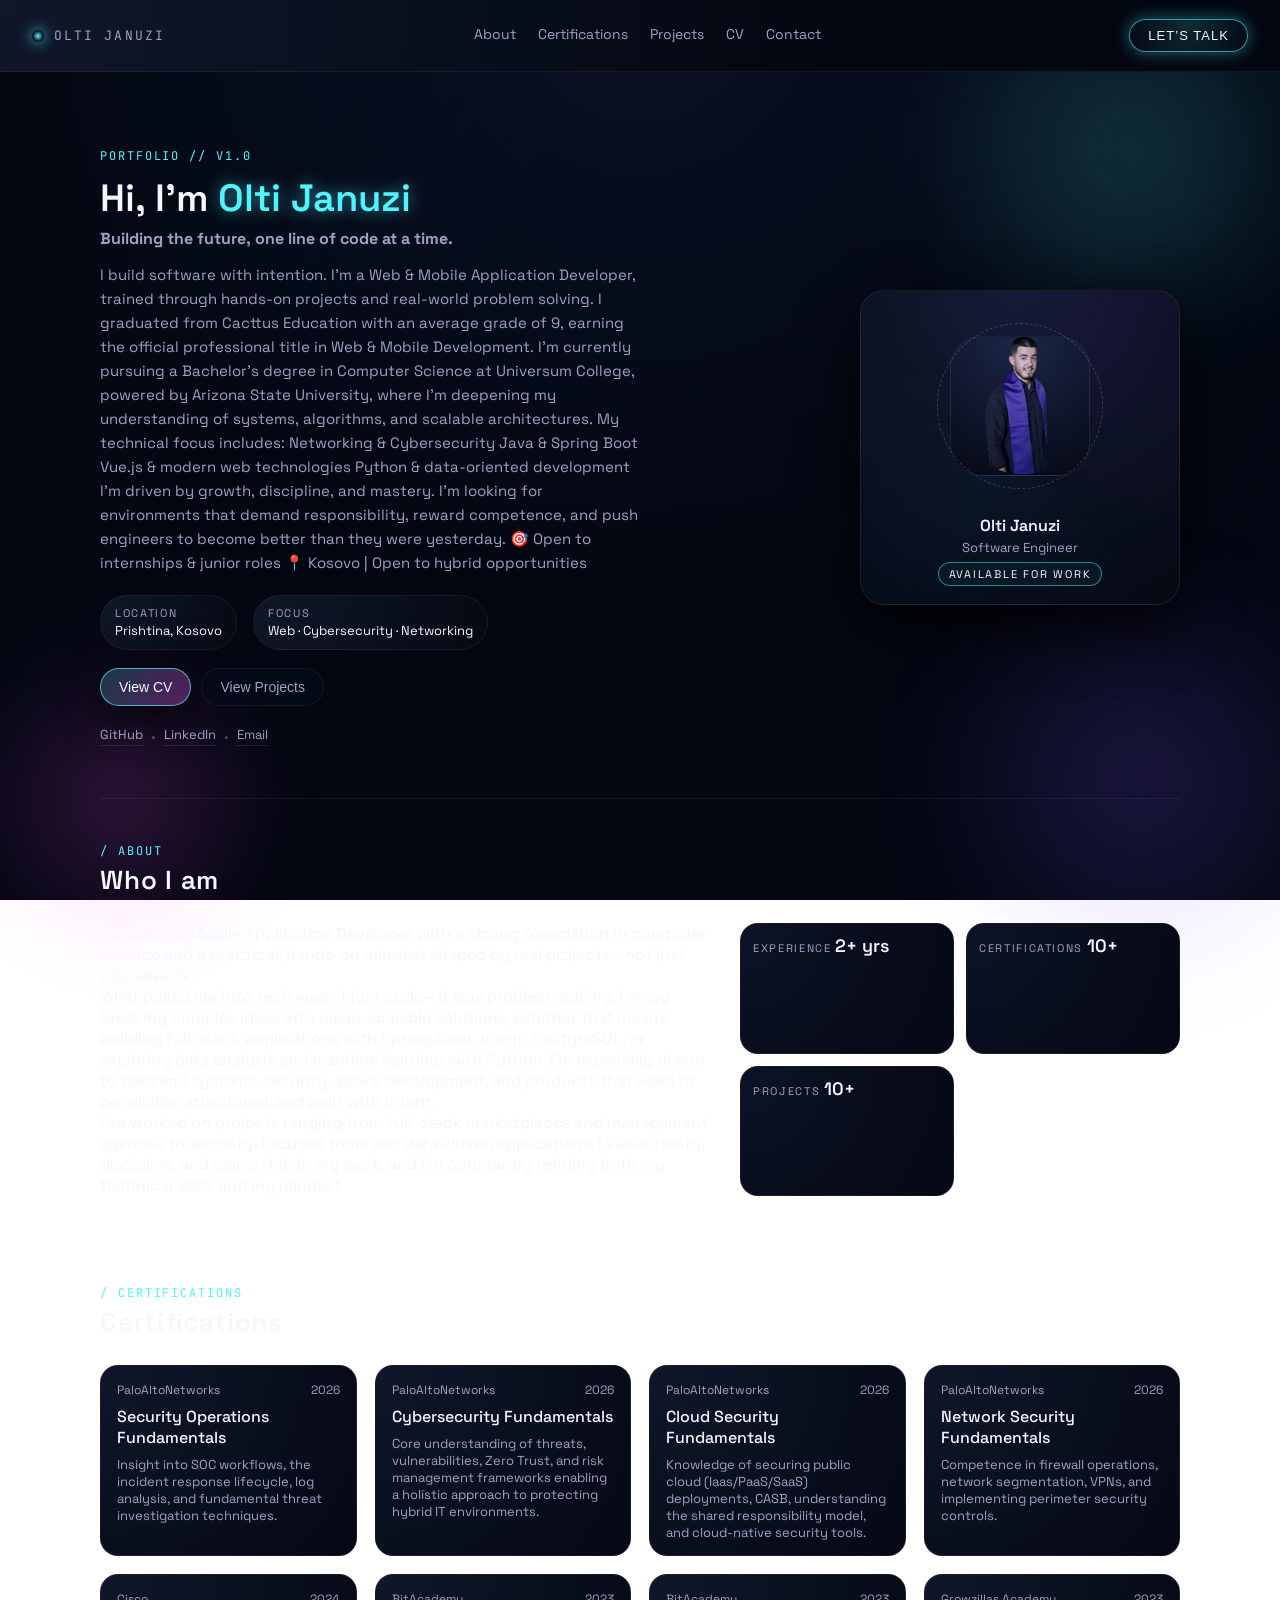
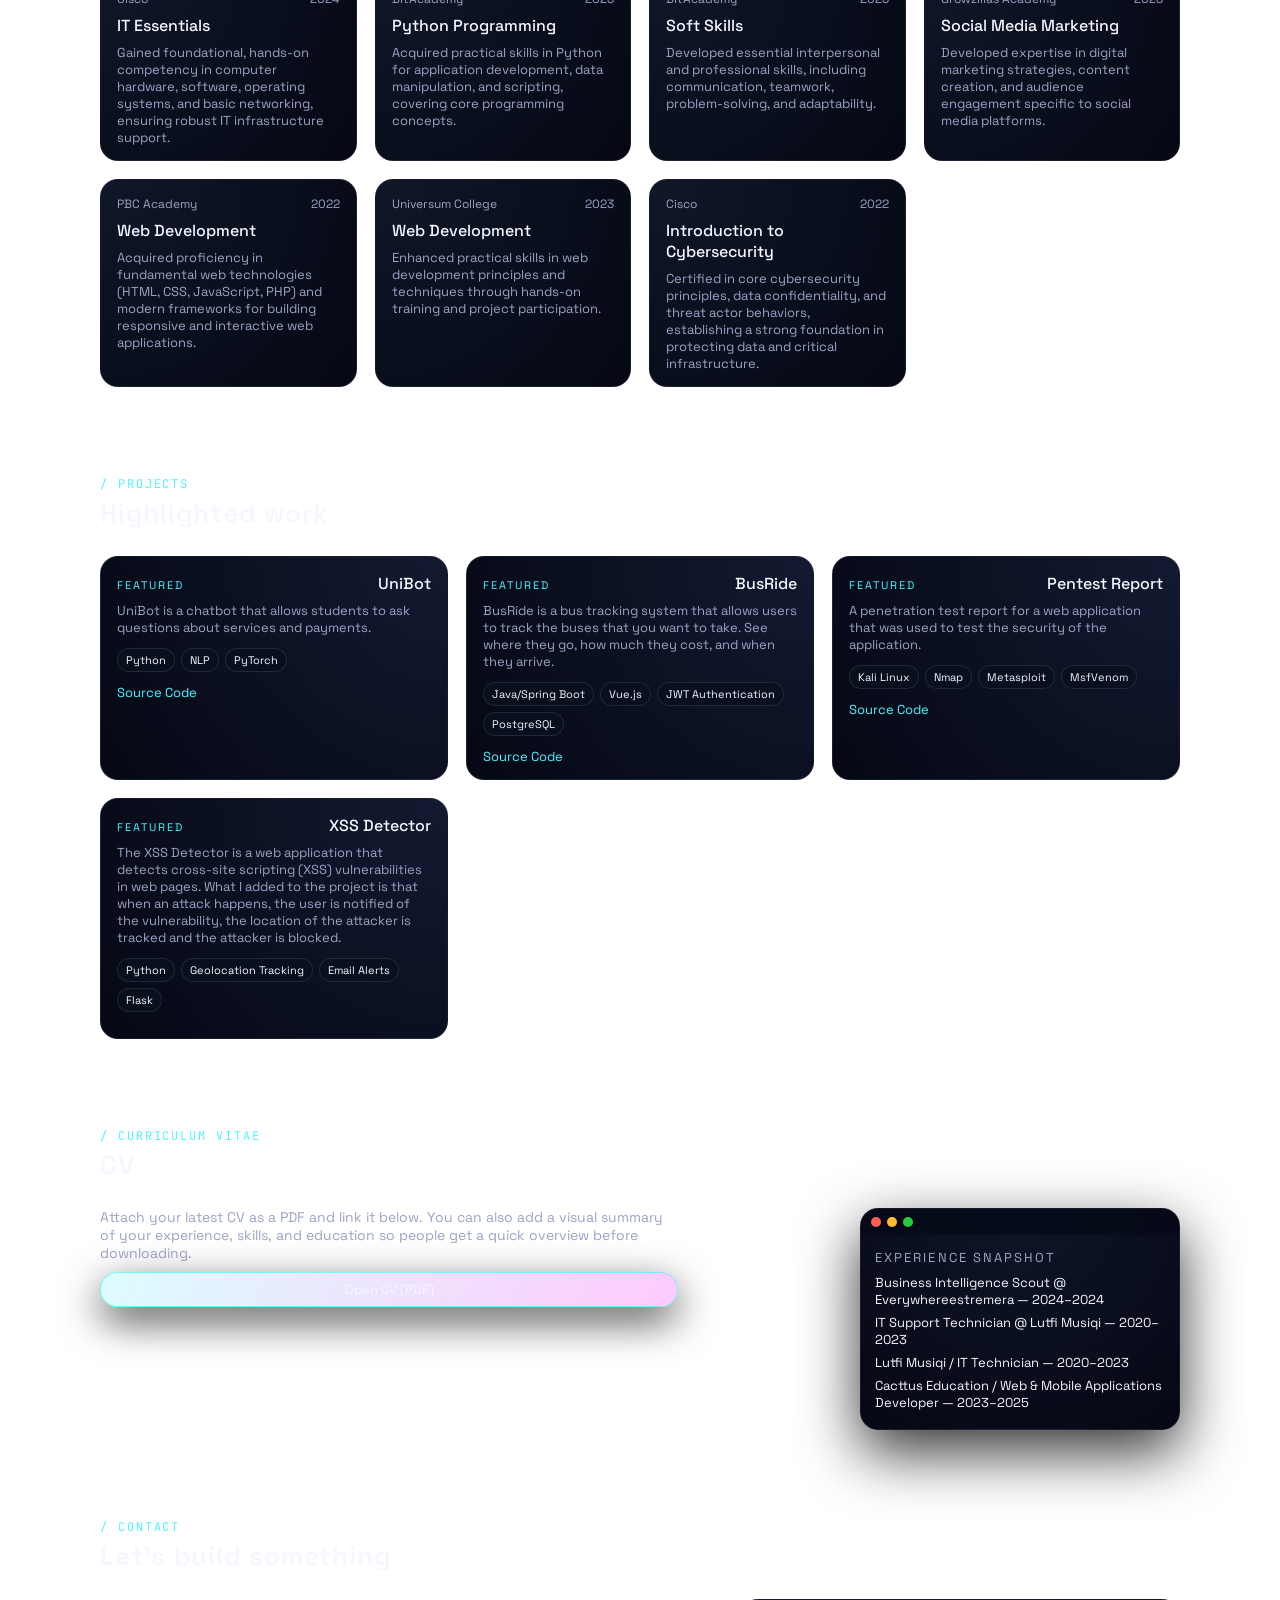
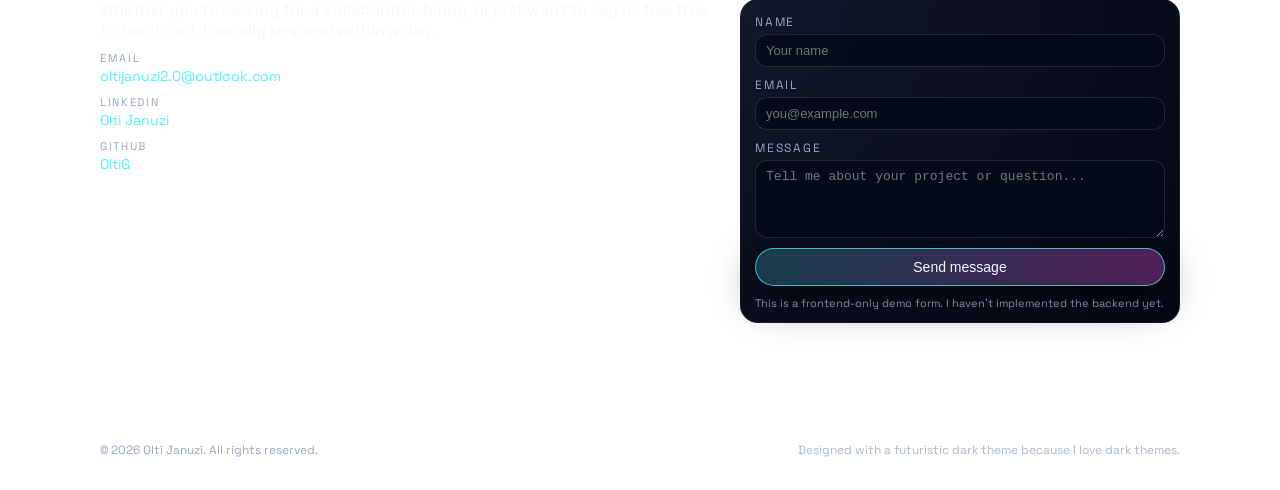
<file: Portfolio/index.html>
<!DOCTYPE html>
<html lang="en">
  <head>
    <meta charset="UTF-8" />
    <meta name="viewport" content="width=device-width, initial-scale=1.0" />
    <title>Olti Januzi • Portfolio</title>
    <link rel="stylesheet" href="styles.css" />
    <link rel="preconnect" href="https://fonts.googleapis.com" />
    <link rel="preconnect" href="https://fonts.gstatic.com" crossorigin />
    <link
      href="https://fonts.googleapis.com/css2?family=Space+Grotesk:wght@400;500;700&family=JetBrains+Mono:wght@400;600&display=swap"
      rel="stylesheet"
    />
  </head>
  <body>
    <div class="glow-orbit glow-orbit--one"></div>
    <div class="glow-orbit glow-orbit--two"></div>
    <div class="glow-orbit glow-orbit--three"></div>

    <header class="nav">
      <div class="nav__brand">
        <span class="nav__logo-dot"></span>
        <span class="nav__logo-text">Olti Januzi</span>
      </div>
      <nav class="nav__links">
        <a href="#about">About</a>
        <a href="#certifications">Certifications</a>
        <a href="#projects">Projects</a>
        <a href="#cv">CV</a>
        <a href="#contact">Contact</a>
      </nav>
      <button class="nav__cta" onclick="scrollToSection('contact')">
        Let’s talk
      </button>
    </header>

    <main>
      <section id="hero" class="section hero">
        <div class="hero__content">
          <p class="hero__eyebrow">PORTFOLIO  //  v1.0</p>
          <h1 class="hero__title">
            <span class="hero__title-main">Hi, I’m <span class="accent">Olti Januzi</span></span>
            <span class="hero__title-sub">Building the future, one line of code at a time.</span>
          </h1>
          <p class="hero__text">
            I build software with intention.

I’m a Web & Mobile Application Developer, trained through hands-on projects and real-world problem solving. I graduated from Cacttus Education with an average grade of 9, earning the official professional title in Web & Mobile Development.

I’m currently pursuing a Bachelor’s degree in Computer Science at Universum College, powered by Arizona State University, where I’m deepening my understanding of systems, algorithms, and scalable architectures.

My technical focus includes:

Networking & Cybersecurity

Java & Spring Boot

Vue.js & modern web technologies

Python & data-oriented development

I’m driven by growth, discipline, and mastery. I’m looking for environments that demand responsibility, reward competence, and push engineers to become better than they were yesterday.

🎯 Open to internships & junior roles
📍 Kosovo | Open to hybrid opportunities
          </p>

          <div class="hero__meta">
            <div class="hero__meta-item">
              <span class="label">Location</span>
              <span class="value">Prishtina, Kosovo</span>
            </div>
            <div class="hero__meta-item">
              <span class="label">Focus</span>
              <span class="value">Web · Cybersecurity · Networking</span>
            </div>
          </div>

          <div class="hero__actions">
            <button class="btn btn--primary" onclick="scrollToSection('cv')">
              View CV
            </button>
            <button class="btn btn--ghost" onclick="scrollToSection('projects')">
              View Projects
            </button>
          </div>

          <div class="hero__links">
            <a href="https://github.com/OltiG" target="_blank" rel="noreferrer">
              GitHub
            </a>
            <span class="divider">•</span>
            <a href="https://linkedin.com/in/olti-januzi" target="_blank" rel="noreferrer">
              LinkedIn
            </a>
            <span class="divider">•</span>
            <a href="mailto:oltijanuzi2.0@outlook.com">Email</a>
          </div>
        </div>

        <aside class="hero__profile">
          <div class="profile-card">
            <div class="profile-card__frame">
              <div class="profile-card__img" id="profileImage">
                <img src="./assets/PrfPic-removebg-preview.png" alt="Olti Januzi" />
              </div>
              <div class="profile-card__ring profile-card__ring--outer"></div>
              <!-- <div class="profile-card__ring profile-card__ring--inner"></div> -->
            </div>
            <div class="profile-card__info">
              <p class="profile-card__name">Olti Januzi</p>
              <p class="profile-card__role">Software Engineer</p>
              <p class="profile-card__tag">Available for work</p>
            </div>
          </div>
        </aside>
      </section>

      <section id="about" class="section section--border">
        <div class="section__header">
          <p class="section__eyebrow">/ about</p>
          <h2>Who I am</h2>
        </div>
        <div class="grid grid--two">
          <div>
            <p>
              I’m a Web & Mobile Application Developer with a strong foundation in computer science and a practical, hands-on mindset shaped by real projects—not just coursework.
              <br>
              What pulled me into tech wasn’t just code—it was problem-solving. I enjoy breaking complex ideas into clean, scalable solutions, whether that means building full-stack applications with Spring Boot, Vue.js, PostgreSQL, or exploring data analysis and machine learning with Python. I’m especially drawn to backend systems, security-aware development, and products that need to be reliable, structured, and built with intent.
            </p>
            <p>
              I’ve worked on projects ranging from full-stack marketplaces and management systems to security-focused tools and data-driven applications. I value clarity, discipline, and ownership in my work, and I’m constantly refining both my technical skills and my mindset.
            </p>
          </div>
          <div class="about__stats">
            <div class="stat-card">
              <span class="stat-card__label">Experience</span>
              <span class="stat-card__value">2+ yrs</span>
            </div>
            <div class="stat-card">
              <span class="stat-card__label">Certifications</span>
              <span class="stat-card__value">10+</span>
            </div>
            <div class="stat-card">
              <span class="stat-card__label">Projects</span>
              <span class="stat-card__value">10+</span>
            </div>
          </div>
        </div>
      </section>

      <section id="certifications" class="section section--border">
        <div class="section__header">
          <p class="section__eyebrow">/ certifications</p>
          <h2>Certifications</h2>
        </div>
        <div class="cert-grid">
          <article class="cert-card">
            <div class="cert-card__meta">
              <p class="cert-card__provider">PaloAltoNetworks</p>
              <p class="cert-card__date">2026</p>
            </div>
            <h3 class="cert-card__title">Security Operations Fundamentals</h3>
            <p class="cert-card__desc">
              Insight into SOC workflows, the incident response lifecycle, log analysis, and fundamental threat investigation techniques.              </p>
            <!-- <a href="https://www.credly.com/badges/3a771171-7d0f-480e-9e2d-10430572634a/public_url" class="cert-card__link" target="_blank" rel="noreferrer">
              View credential
            </a> -->
          </article>
          <article class="cert-card">
            <div class="cert-card__meta">
              <p class="cert-card__provider">PaloAltoNetworks</p>
              <p class="cert-card__date">2026</p>
            </div>
            <h3 class="cert-card__title">Cybersecurity Fundamentals</h3>
            <p class="cert-card__desc">
              Core understanding of threats, vulnerabilities, Zero Trust, and risk management frameworks enabling a holistic approach to protecting hybrid IT environments. </p>
            <!-- <a href="https://www.credly.com/badges/3a771171-7d0f-480e-9e2d-10430572634a/public_url" class="cert-card__link" target="_blank" rel="noreferrer">
              View credential
            </a> -->
          </article>
          <article class="cert-card">
            <div class="cert-card__meta">
              <p class="cert-card__provider">PaloAltoNetworks</p>
              <p class="cert-card__date">2026</p>
            </div>
            <h3 class="cert-card__title">Cloud Security Fundamentals</h3>
            <p class="cert-card__desc">
              Knowledge of securing public cloud (Iaas/PaaS/SaaS) deployments, CASB, understanding the shared responsibility model, and cloud-native security tools. </p>
            <!-- <a href="https://www.credly.com/badges/3a771171-7d0f-480e-9e2d-10430572634a/public_url" class="cert-card__link" target="_blank" rel="noreferrer">
              View credential
            </a> -->
          </article>
          <article class="cert-card">
            <div class="cert-card__meta">
              <p class="cert-card__provider">PaloAltoNetworks</p>
              <p class="cert-card__date">2026</p>
            </div>
            <h3 class="cert-card__title">Network Security Fundamentals</h3>
            <p class="cert-card__desc">
              Competence in firewall operations, network segmentation, VPNs, and implementing perimeter security controls. </p>
            <!-- <a href="https://www.credly.com/badges/3a771171-7d0f-480e-9e2d-10430572634a/public_url" class="cert-card__link" target="_blank" rel="noreferrer">
              View credential
            </a> -->
          </article>
          <article class="cert-card">
            <div class="cert-card__meta">
              <p class="cert-card__provider">Cisco</p>
              <p class="cert-card__date">2024</p>
            </div>
            <h3 class="cert-card__title">IT Essentials</h3>
            <p class="cert-card__desc">
              Gained foundational, hands-on competency in computer hardware, software, operating systems, and basic networking, ensuring robust IT infrastructure support.  </p>
            <!-- <a href="https://www.credly.com/badges/3a771171-7d0f-480e-9e2d-10430572634a/public_url" class="cert-card__link" target="_blank" rel="noreferrer">
              View credential
            </a> -->
          </article>

          <article class="cert-card">
            <div class="cert-card__meta">
              <p class="cert-card__provider">BitAcademy</p>
              <p class="cert-card__date">2023</p>
            </div>
            <h3 class="cert-card__title">Python Programming</h3>
            <p class="cert-card__desc">
              Acquired practical skills in Python for application development, data manipulation, and 
              scripting, covering core programming concepts.             </p>
            <!-- <a href="https://www.credly.com/badges/3a771171-7d0f-480e-9e2d-10430572634a/public_url" class="cert-card__link" target="_blank" rel="noreferrer">
              View credential
            </a> -->
          </article>
          
          <article class="cert-card">
            <div class="cert-card__meta">
              <p class="cert-card__provider">BitAcademy</p>
              <p class="cert-card__date">2023</p>
            </div>
            <h3 class="cert-card__title">Soft Skills</h3>
            <p class="cert-card__desc">
              Developed essential interpersonal and professional skills, including communication, 
              teamwork, problem-solving, and adaptability.             </p>
            <!-- <a href="https://www.credly.com/badges/3a771171-7d0f-480e-9e2d-10430572634a/public_url" class="cert-card__link" target="_blank" rel="noreferrer">
              View credential
            </a> -->
          </article>
          <article class="cert-card">
            <div class="cert-card__meta">
              <p class="cert-card__provider">Growzillas Academy</p>
              <p class="cert-card__date">2023</p>
            </div>
            <h3 class="cert-card__title">Social Media Marketing</h3>
            <p class="cert-card__desc">
              Developed expertise in digital marketing strategies, content creation, and audience 
              engagement specific to social media platforms.            </p>
            <!-- <a href="https://www.credly.com/badges/3a771171-7d0f-480e-9e2d-10430572634a/public_url" class="cert-card__link" target="_blank" rel="noreferrer">
              View credential
            </a> -->
          </article>
          <article class="cert-card">
            <div class="cert-card__meta">
              <p class="cert-card__provider">PBC Academy</p>
              <p class="cert-card__date">2022</p>
            </div>
            <h3 class="cert-card__title">Web Development</h3>
            <p class="cert-card__desc">
              Acquired proficiency in fundamental web technologies (HTML, CSS, JavaScript, PHP) and 
              modern frameworks for building responsive and interactive web applications.            </p>
            <!-- <a href="https://www.credly.com/badges/3a771171-7d0f-480e-9e2d-10430572634a/public_url" class="cert-card__link" target="_blank" rel="noreferrer">
              View credential
            </a> -->
          </article>
          <article class="cert-card">
            <div class="cert-card__meta">
              <p class="cert-card__provider">Universum College</p>
              <p class="cert-card__date">2023</p>
            </div>
            <h3 class="cert-card__title">Web Development</h3>
            <p class="cert-card__desc">
              Enhanced practical skills in web development principles and techniques through hands-on 
              training and project participation.             </p>
            <!-- <a href="https://www.credly.com/badges/3a771171-7d0f-480e-9e2d-10430572634a/public_url" class="cert-card__link" target="_blank" rel="noreferrer">
              View credential
            </a> -->
          </article>
          <article class="cert-card">
            <div class="cert-card__meta">
              <p class="cert-card__provider">Cisco</p>
              <p class="cert-card__date">2022</p>
            </div>
            <h3 class="cert-card__title">Introduction to Cybersecurity</h3>
            <p class="cert-card__desc">
              Certified in core cybersecurity principles, data confidentiality, and threat actor behaviors, establishing a strong foundation in protecting data and critical infrastructure.</p>
            <!-- <a href="https://www.credly.com/badges/3a771171-7d0f-480e-9e2d-10430572634a/public_url" class="cert-card__link" target="_blank" rel="noreferrer">
              View credential
            </a> -->
          </article>
        </div>
      </section>

      <section id="projects" class="section section--border">
        <div class="section__header">
          <p class="section__eyebrow">/ projects</p>
          <h2>Highlighted work</h2>
        </div>
        <div class="project-grid">
          <article class="project-card">
            <div class="project-card__header">
              <p class="project-card__tag">Featured</p>
              <h3 class="project-card__title">UniBot</h3>
            </div>
            <p class="project-card__desc">
              UniBot is a chatbot that allows students to ask questions about services and payments.
            </p>
            <div class="project-card__meta">
              <span class="chip">Python</span>
              <span class="chip">NLP</span>
              <span class="chip">PyTorch</span>
            </div>
            <div class="project-card__links">
              <!-- <a href="https://github.com/OltiG/UniBot" target="_blank" rel="noreferrer">Live Demo</a> -->
              <a href="https://github.com/OltiG/UniBot" target="_blank" rel="noreferrer">Source Code</a>
            </div>
          </article>

          <article class="project-card">
            <div class="project-card__header">
              <p class="project-card__tag">Featured</p>
              <h3 class="project-card__title">BusRide</h3>
            </div>
            <p class="project-card__desc">
              BusRide is a bus tracking system that allows users to track the buses that you want to take. See where they go, how much they cost, and when they arrive.
            </p>
            <div class="project-card__meta">
              <span class="chip">Java/Spring Boot</span>
              <span class="chip">Vue.js</span>
              <span class="chip">JWT Authentication</span>
              <span class="chip">PostgreSQL</span>
            </div>
            <div class="project-card__links">
              <!-- <a href="https://github.com/OltiG/BusRide" target="_blank" rel="noreferrer">Live Demo</a> -->
              <a href="https://github.com/OltiG/BusRide" target="_blank" rel="noreferrer">Source Code</a>
            </div>
          </article>
          <article class="project-card">
            <div class="project-card__header">
              <p class="project-card__tag">Featured</p>
              <h3 class="project-card__title">Pentest Report</h3>
            </div>
            <p class="project-card__desc">
              A penetration test report for a web application that was used to test the security of the application.
            </p>
            <div class="project-card__meta">
              <span class="chip">Kali Linux</span>
              <span class="chip">Nmap</span>
              <span class="chip">Metasploit</span>
              <span class="chip">MsfVenom</span>
            </div>
            <div class="project-card__links">
              <a href="./assets/PenetrationTestReport.pdf" target="_blank" rel="noreferrer">Source Code</a>
            </div>
          </article>
          <article class="project-card">
            <div class="project-card__header">
              <p class="project-card__tag">Featured</p>
              <h3 class="project-card__title">XSS Detector</h3>
            </div>
            <p class="project-card__desc">
              The XSS Detector is a web application that detects cross-site scripting (XSS) vulnerabilities in web pages. What I added to the project is that when an attack happens, the user is notified of the vulnerability, the location of the attacker is tracked and the attacker is blocked.
            </p>
            <div class="project-card__meta">
              <span class="chip">Python</span>
              <span class="chip">Geolocation Tracking</span>
              <span class="chip">Email Alerts</span>
              <span class="chip">Flask</span>
            </div>
            <div class="project-card__links">
              <!-- <a href="#" target="_blank" rel="noreferrer">Source Code</a> -->
            </div>
          </article>
          
        </div>
      </section>

      <section id="cv" class="section section--border">
        <div class="section__header">
          <p class="section__eyebrow">/ curriculum vitae</p>
          <h2>CV</h2>
        </div>
        <div class="cv-layout">
          <div class="cv-layout__summary">
            <p>
              Attach your latest CV as a PDF and link it below. You can also add a visual
              summary of your experience, skills, and education so people get a quick overview
              before downloading.
            </p>
            <a id="cvDownload" href="./assets/Olti_Januzi_CV.pdf" class="btn btn--primary btn--sm" target="_blank" rel="noreferrer">
              Open CV (PDF)
            </a>
            
          </div>
          <div class="cv-layout__preview">
            <div class="cv-preview">
              <div class="cv-preview__header">
                <span class="dot dot--red"></span>
                <span class="dot dot--amber"></span>
                <span class="dot dot--green"></span>
              </div>
              <div class="cv-preview__body">
                <p class="cv-preview__title">Experience Snapshot</p>
                <ul class="cv-preview__list">
                  <li>Business Intelligence Scout @ Everywhereestremera — 2024–2024</li>
                  <li>IT Support Technician @ Lutfi Musiqi — 2020–2023</li>
                  <li>Lutfi Musiqi / IT Technician — 2020–2023</li>
                  <li>Cacttus Education / Web & Mobile Applications Developer — 2023–2025</li>
                </ul>
              </div>
            </div>
          </div>
        </div>
      </section>

      <section id="contact" class="section section--border section--last">
        <div class="section__header">
          <p class="section__eyebrow">/ contact</p>
          <h2>Let’s build something</h2>
        </div>
        <div class="grid grid--two">
          <div>
            <p>
              Whether you’re looking for a collaborator, hiring, or just want to say hi,
              feel free to reach out. I usually respond within a day.
            </p>
            <div class="contact__channel">
              <span class="label">Email</span>
              <a href="mailto:oltijanuzi2.0@outlook.com" class="value">
                oltijanuzi2.0@outlook.com
              </a>
            </div>
            <div class="contact__channel">
              <span class="label">LinkedIn</span>
              <a href="https://linkedin.com/in/olti-januzi" target="_blank" rel="noreferrer" class="value">
                Olti Januzi
              </a>
            </div>
            <div class="contact__channel">
              <span class="label">GitHub</span>
              <a href="https://github.com/OltiG" target="_blank" rel="noreferrer" class="value">
                OltiG
              </a>
            </div>
          </div>
          <form class="contact-form" onsubmit="handleContactSubmit(event)">
            <div class="contact-form__row">
              <label>
                Name
                <input type="text" name="name" placeholder="Your name" required />
              </label>
            </div>
            <div class="contact-form__row">
              <label>
                Email
                <input type="email" name="email" placeholder="you@example.com" required />
              </label>
            </div>
            <div class="contact-form__row">
              <label>
                Message
                <textarea
                  name="message"
                  rows="4"
                  placeholder="Tell me about your project or question..."
                  required
                ></textarea>
              </label>
            </div>
            <button type="submit" class="btn btn--primary btn--full">
              Send message
            </button>
            <p class="contact-form__hint">
              This is a frontend-only demo form. I haven't implemented the backend yet.
            </p>
          </form>
        </div>
      </section>
    </main>

    <footer class="footer">
      <p>© <span id="year"></span> Olti Januzi. All rights reserved.</p>
      <p class="footer__meta">Designed with a futuristic dark theme because I love dark themes.</p>
    </footer>

    <script src="main.js"></script>
  </body>
</html>
</file>
<file: Portfolio/styles.css>
*,
*::before,
*::after {
  box-sizing: border-box;
  margin: 0;
  padding: 0;
}

:root {
  --bg: #030711;
  --bg-elevated: #050a16;
  --bg-soft: #070d1c;
  --border-subtle: rgba(255, 255, 255, 0.06);
  --border-strong: rgba(255, 255, 255, 0.14);
  --text-main: #f5f7ff;
  --text-soft: #9da3c4;
  --accent: #4ff4ff;
  --accent-soft: rgba(79, 244, 255, 0.22);
  --accent-secondary: #ff4ff4;
  --shadow-soft: 0 22px 60px rgba(0, 0, 0, 0.8);
  --radius-lg: 18px;
  --radius-xl: 24px;
  --radius-full: 999px;
  --nav-height: 72px;
}

html,
body {
  height: 100%;
}

body {
  font-family: "Space Grotesk", system-ui, -apple-system, BlinkMacSystemFont,
    "Segoe UI", sans-serif;
  background: radial-gradient(circle at top, #0b1024 0, #030711 55%)
      fixed,
    radial-gradient(circle at bottom, #060914 0, #030711 60%) fixed;
  color: var(--text-main);
  -webkit-font-smoothing: antialiased;
}

body::before {
  content: "";
  position: fixed;
  inset: 0;
  background-image: linear-gradient(
      120deg,
      rgba(79, 244, 255, 0.08),
      transparent 40%,
      transparent 60%,
      rgba(255, 79, 244, 0.08)
    );
  opacity: 0.9;
  mix-blend-mode: soft-light;
  pointer-events: none;
  z-index: -1;
}

main {
  max-width: 1120px;
  margin: 0 auto;
  padding: calc(var(--nav-height) + 32px) 20px 80px;
}

a {
  color: inherit;
  text-decoration: none;
}

img {
  max-width: 100%;
  display: block;
}

.nav {
  position: fixed;
  top: 0;
  left: 0;
  right: 0;
  height: var(--nav-height);
  display: flex;
  align-items: center;
  justify-content: space-between;
  padding: 0 32px;
  backdrop-filter: blur(18px);
  background: radial-gradient(circle at top left, #11172a 0, #030711 65%);
  border-bottom: 1px solid rgba(255, 255, 255, 0.06);
  z-index: 20;
}

.nav__brand {
  display: flex;
  align-items: center;
  gap: 10px;
  font-family: "JetBrains Mono", monospace;
  font-size: 13px;
  letter-spacing: 0.16em;
  text-transform: uppercase;
  color: var(--text-soft);
}

.nav__logo-dot {
  width: 12px;
  height: 12px;
  border-radius: 999px;
  background: radial-gradient(circle, var(--accent) 0, #081827 60%);
  box-shadow: 0 0 14px rgba(79, 244, 255, 0.9);
}

.nav__links {
  display: flex;
  gap: 22px;
  font-size: 14px;
  color: var(--text-soft);
}

.nav__links a {
  position: relative;
  padding-bottom: 4px;
  transition: color 0.18s ease;
}

.nav__links a::after {
  content: "";
  position: absolute;
  left: 0;
  bottom: 0;
  width: 0;
  height: 1px;
  background: linear-gradient(90deg, var(--accent), var(--accent-secondary));
  transition: width 0.18s ease-out;
}

.nav__links a:hover {
  color: var(--text-main);
}

.nav__links a:hover::after {
  width: 100%;
}

.nav__cta {
  border-radius: var(--radius-full);
  border: 1px solid rgba(79, 244, 255, 0.6);
  background: radial-gradient(circle at top, rgba(79, 244, 255, 0.16), #040814);
  color: var(--text-main);
  padding: 8px 18px;
  font-size: 13px;
  letter-spacing: 0.08em;
  text-transform: uppercase;
  cursor: pointer;
  display: flex;
  align-items: center;
  gap: 6px;
  transition: background 0.18s ease, transform 0.18s ease,
    box-shadow 0.18s ease;
  box-shadow: 0 0 16px rgba(79, 244, 255, 0.4);
}

.nav__cta:hover {
  transform: translateY(-1px);
  box-shadow: 0 0 24px rgba(79, 244, 255, 0.6);
}

.nav__cta:active {
  transform: translateY(0);
  box-shadow: 0 0 12px rgba(79, 244, 255, 0.4);
}

.section {
  padding: 44px 0;
}

.section--border {
  border-top: 1px solid var(--border-subtle);
}

.section--last {
  padding-bottom: 16px;
}

.section__header {
  margin-bottom: 26px;
}

.section__eyebrow {
  font-family: "JetBrains Mono", monospace;
  font-size: 12px;
  letter-spacing: 0.16em;
  text-transform: uppercase;
  color: var(--accent);
  margin-bottom: 4px;
}

.section__header h2 {
  font-size: 26px;
  font-weight: 600;
  letter-spacing: 0.03em;
}

.hero {
  display: grid;
  grid-template-columns: minmax(0, 1.4fr) minmax(0, 1fr);
  gap: 48px;
  align-items: center;
  padding-bottom: 52px;
}

.hero__eyebrow {
  font-family: "JetBrains Mono", monospace;
  font-size: 12px;
  letter-spacing: 0.16em;
  text-transform: uppercase;
  color: var(--accent);
  margin-bottom: 10px;
}

.hero__title {
  display: flex;
  flex-direction: column;
  gap: 6px;
  margin-bottom: 14px;
}

.hero__title-main {
  font-size: clamp(30px, 4vw, 38px);
  font-weight: 600;
}

.hero__title-sub {
  font-size: 16px;
  color: var(--text-soft);
}

.accent {
  color: var(--accent);
  text-shadow: 0 0 16px rgba(79, 244, 255, 0.6);
}

.hero__text {
  font-size: 15px;
  color: var(--text-soft);
  max-width: 540px;
  line-height: 1.6;
}

.hero__meta {
  display: flex;
  flex-wrap: wrap;
  gap: 16px;
  margin: 20px 0 18px;
}

.hero__meta-item {
  padding: 10px 14px;
  border-radius: 999px;
  border: 1px solid var(--border-subtle);
  background: radial-gradient(circle at top left, #101728, #050913);
  display: flex;
  flex-direction: column;
  gap: 2px;
}

.label {
  font-size: 11px;
  text-transform: uppercase;
  letter-spacing: 0.15em;
  color: var(--text-soft);
}

.value {
  font-size: 13px;
}

.hero__actions {
  display: flex;
  flex-wrap: wrap;
  gap: 10px;
}

.btn {
  border-radius: var(--radius-full);
  border: none;
  cursor: pointer;
  font-size: 14px;
  padding: 10px 18px;
  display: inline-flex;
  align-items: center;
  justify-content: center;
  gap: 8px;
  transition: transform 0.16s ease, box-shadow 0.16s ease,
    background 0.16s ease, border-color 0.16s ease;
}

.btn--primary {
  background: linear-gradient(
    120deg,
    rgba(79, 244, 255, 0.2),
    rgba(255, 79, 244, 0.3)
  );
  border: 1px solid rgba(79, 244, 255, 0.7);
  box-shadow: 0 14px 40px rgba(0, 0, 0, 0.7);
  color: var(--text-main);
}

.btn--primary:hover {
  transform: translateY(-1px);
  box-shadow: 0 18px 50px rgba(0, 0, 0, 0.85);
}

.btn--ghost {
  background: rgba(6, 11, 24, 0.8);
  border: 1px solid var(--border-subtle);
  color: var(--text-soft);
}

.btn--ghost:hover {
  border-color: var(--accent-soft);
  color: var(--text-main);
}

.btn--sm {
  padding: 8px 14px;
  font-size: 13px;
}

.btn--full {
  width: 100%;
}

.hero__links {
  display: flex;
  flex-wrap: wrap;
  align-items: center;
  gap: 8px;
  margin-top: 20px;
  font-size: 13px;
  color: var(--text-soft);
}

.hero__links a {
  padding-bottom: 2px;
  border-bottom: 1px dotted rgba(255, 255, 255, 0.18);
}

.hero__links a:hover {
  color: var(--accent);
  border-bottom-style: solid;
}

.hero__links .divider {
  opacity: 0.4;
}

.hero__profile {
  display: flex;
  justify-content: flex-end;
}

.profile-card {
  width: 100%;
  max-width: 320px;
  background: radial-gradient(circle at top, #141b33, #050913);
  border-radius: var(--radius-xl);
  padding: 20px 18px 18px;
  border: 1px solid rgba(255, 255, 255, 0.08);
  box-shadow: var(--shadow-soft);
  position: relative;
  overflow: hidden;
}

.profile-card::before {
  content: "";
  position: absolute;
  inset: -80px;
  background-image: conic-gradient(
    from 220deg,
    rgba(79, 244, 255, 0.18),
    transparent,
    rgba(255, 79, 244, 0.14),
    transparent,
    rgba(79, 244, 255, 0.18)
  );
  opacity: 0.8;
  mix-blend-mode: soft-light;
  pointer-events: none;
}

.profile-card__frame {
  position: relative;
  width: 190px;
  height: 190px;
  margin: 0 auto 14px;
  display: grid;
  place-items: center;
}

.profile-card__img {
  width: 140px;
  height: 140px;
  border-radius: 32px;
  overflow: hidden;
  background: radial-gradient(circle at top, #1c2748, #060915);
  border: 1px solid rgba(255, 255, 255, 0.08);
  display: grid;
  place-items: center;
  font-size: 12px;
  text-align: center;
  color: var(--text-soft);
  padding: 0;
  position: relative;
}

.profile-card__img img {
  width: 100%;
  height: 100%;
  object-fit: cover;
  display: block;
}

.profile-card__img span {
  opacity: 0.7;
  padding: 14px;
}

.profile-card__ring {
  position: absolute;
  border-radius: 999px;
  border: 1px dashed rgba(255, 255, 255, 0.18);
  inset: 12px;
  animation: orbit 15s linear infinite;
}

.profile-card__ring--inner {
  inset: 32px;
  border-style: solid;
  border-color: rgba(79, 244, 255, 0.4);
  animation-duration: 22s;
}

.profile-card__info {
  position: relative;
  text-align: center;
  z-index: 1;
}

.profile-card__name {
  font-weight: 600;
  margin-bottom: 3px;
}

.profile-card__role {
  font-size: 13px;
  color: var(--text-soft);
  margin-bottom: 6px;
}

.profile-card__tag {
  display: inline-flex;
  padding: 4px 10px;
  border-radius: 999px;
  border: 1px solid rgba(79, 244, 255, 0.5);
  background: rgba(10, 26, 36, 0.9);
  font-size: 11px;
  text-transform: uppercase;
  letter-spacing: 0.16em;
}

.grid {
  display: grid;
  gap: 24px;
}

.grid--two {
  grid-template-columns: minmax(0, 1.4fr) minmax(0, 1fr);
}

.about__stats {
  display: grid;
  grid-template-columns: repeat(2, minmax(0, 1fr));
  gap: 12px;
}

.stat-card {
  border-radius: 18px;
  border: 1px solid var(--border-subtle);
  padding: 10px 12px;
  background: radial-gradient(circle at top left, #0d1326, #050814);
}

.stat-card__label {
  font-size: 11px;
  text-transform: uppercase;
  letter-spacing: 0.15em;
  color: var(--text-soft);
}

.stat-card__value {
  font-size: 18px;
  font-weight: 600;
}

.cert-grid {
  display: grid;
  grid-template-columns: repeat(auto-fit, minmax(240px, 1fr));
  gap: 18px;
}

.cert-card {
  border-radius: 18px;
  border: 1px solid var(--border-subtle);
  padding: 16px 16px 14px;
  background: radial-gradient(circle at top left, #101729, #050814);
  display: flex;
  flex-direction: column;
  gap: 8px;
}

.cert-card__meta {
  display: flex;
  justify-content: space-between;
  font-size: 12px;
  color: var(--text-soft);
}

.cert-card__title {
  font-size: 16px;
  font-weight: 500;
}

.cert-card__desc {
  font-size: 13px;
  color: var(--text-soft);
}

.cert-card__link {
  margin-top: 4px;
  font-size: 13px;
  color: var(--accent);
}

.cert-card__link:hover {
  text-decoration: underline;
}

.cert-card--placeholder {
  border-style: dashed;
  align-items: center;
  justify-content: center;
  color: var(--text-soft);
  font-size: 13px;
}

.project-grid {
  display: grid;
  grid-template-columns: repeat(auto-fit, minmax(260px, 1fr));
  gap: 18px;
}

.project-card {
  border-radius: 18px;
  border: 1px solid var(--border-subtle);
  padding: 16px 16px 14px;
  background: radial-gradient(circle at top right, #131a31, #050814);
  display: flex;
  flex-direction: column;
  gap: 8px;
}

.project-card__header {
  display: flex;
  justify-content: space-between;
  align-items: baseline;
}

.project-card__tag {
  font-size: 11px;
  text-transform: uppercase;
  letter-spacing: 0.18em;
  color: var(--accent);
}

.project-card__title {
  font-size: 16px;
  font-weight: 500;
}

.project-card__desc {
  font-size: 13px;
  color: var(--text-soft);
}

.project-card__meta {
  display: flex;
  flex-wrap: wrap;
  gap: 6px;
  margin-top: 4px;
}

.chip {
  font-size: 11px;
  border-radius: 999px;
  padding: 4px 8px;
  background: rgba(9, 16, 30, 0.9);
  border: 1px solid rgba(255, 255, 255, 0.1);
}

.project-card__links {
  display: flex;
  gap: 14px;
  font-size: 13px;
  margin-top: 4px;
}

.project-card__links a {
  color: var(--accent);
}

.project-card__links a:hover {
  text-decoration: underline;
}

.project-card--placeholder {
  border-style: dashed;
  align-items: center;
  justify-content: center;
  color: var(--text-soft);
  font-size: 13px;
}

.cv-layout {
  display: grid;
  grid-template-columns: minmax(0, 1.2fr) minmax(0, 1fr);
  gap: 20px;
}

.cv-layout__summary {
  font-size: 14px;
  color: var(--text-soft);
  display: flex;
  flex-direction: column;
  gap: 10px;
}

.cv-layout__hint {
  font-size: 12px;
  color: var(--text-soft);
  opacity: 0.8;
}

.cv-layout__preview {
  display: flex;
  justify-content: flex-end;
}

.cv-preview {
  width: 100%;
  max-width: 320px;
  border-radius: 18px;
  border: 1px solid var(--border-subtle);
  background: radial-gradient(circle at top, #0f1528, #050814);
  box-shadow: var(--shadow-soft);
  overflow: hidden;
}

.cv-preview__header {
  display: flex;
  gap: 6px;
  padding: 8px 10px;
  background: rgba(6, 10, 24, 0.9);
}

.dot {
  width: 10px;
  height: 10px;
  border-radius: 999px;
}

.dot--red {
  background: #ff5f57;
}

.dot--amber {
  background: #febc2e;
}

.dot--green {
  background: #28c840;
}

.cv-preview__body {
  padding: 14px 14px 18px;
}

.cv-preview__title {
  font-size: 13px;
  text-transform: uppercase;
  letter-spacing: 0.16em;
  color: var(--text-soft);
  margin-bottom: 8px;
}

.cv-preview__list {
  list-style: none;
  font-size: 13px;
  color: var(--text-main);
}

.cv-preview__list li + li {
  margin-top: 6px;
}

.contact__channel {
  margin-top: 10px;
  display: flex;
  flex-direction: column;
  gap: 2px;
}

.contact__channel .value {
  font-size: 14px;
  color: var(--accent);
}

.contact__channel .value:hover {
  text-decoration: underline;
}

.contact-form {
  border-radius: 18px;
  border: 1px solid var(--border-subtle);
  padding: 14px 14px 12px;
  background: radial-gradient(circle at top left, #111729, #050814);
  display: flex;
  flex-direction: column;
  gap: 10px;
}

.contact-form__row label {
  font-size: 12px;
  text-transform: uppercase;
  letter-spacing: 0.15em;
  color: var(--text-soft);
  display: flex;
  flex-direction: column;
  gap: 4px;
}

.contact-form input,
.contact-form textarea {
  border-radius: 12px;
  border: 1px solid rgba(255, 255, 255, 0.12);
  padding: 8px 10px;
  font-size: 13px;
  background: rgba(5, 10, 24, 0.9);
  color: var(--text-main);
  outline: none;
}

.contact-form input:focus,
.contact-form textarea:focus {
  border-color: var(--accent);
  box-shadow: 0 0 0 1px rgba(79, 244, 255, 0.4);
}

.contact-form__hint {
  font-size: 11px;
  color: var(--text-soft);
  opacity: 0.85;
}

.footer {
  max-width: 1120px;
  margin: 0 auto;
  padding: 22px 20px 32px;
  border-top: 1px solid var(--border-subtle);
  font-size: 12px;
  color: var(--text-soft);
  display: flex;
  justify-content: space-between;
  gap: 10px;
}

.footer__meta {
  opacity: 0.8;
}

.glow-orbit {
  position: fixed;
  border-radius: 999px;
  filter: blur(36px);
  opacity: 0.18;
  z-index: -1;
}

.glow-orbit--one {
  width: 540px;
  height: 540px;
  background: radial-gradient(circle, var(--accent), transparent 60%);
  top: -120px;
  right: -120px;
}

.glow-orbit--two {
  width: 400px;
  height: 400px;
  background: radial-gradient(circle, var(--accent-secondary), transparent 60%);
  bottom: -100px;
  left: -80px;
}

.glow-orbit--three {
  width: 520px;
  height: 520px;
  background: radial-gradient(circle, #8560ff, transparent 65%);
  bottom: -140px;
  right: -120px;
}

@keyframes orbit {
  from {
    transform: rotate(0deg);
  }
  to {
    transform: rotate(360deg);
  }
}

@media (max-width: 960px) {
  .nav {
    padding-inline: 18px;
    gap: 12px;
  }

  .nav__links {
    display: none;
  }

  main {
    padding-top: calc(var(--nav-height) + 18px);
  }

  .hero {
    grid-template-columns: minmax(0, 1fr);
  }

  .hero__profile {
    order: -1;
    justify-content: flex-start;
  }

  .grid--two {
    grid-template-columns: minmax(0, 1fr);
  }

  .about__stats {
    grid-template-columns: repeat(3, minmax(0, 1fr));
  }

  .cv-layout {
    grid-template-columns: minmax(0, 1fr);
  }

  .cv-layout__preview {
    justify-content: flex-start;
  }

  .footer {
    flex-direction: column;
    align-items: flex-start;
  }
}

@media (max-width: 640px) {
  main {
    padding-inline: 16px;
  }

  .profile-card {
    max-width: 260px;
  }

  .about__stats {
    grid-template-columns: repeat(2, minmax(0, 1fr));
  }
}
</file>
